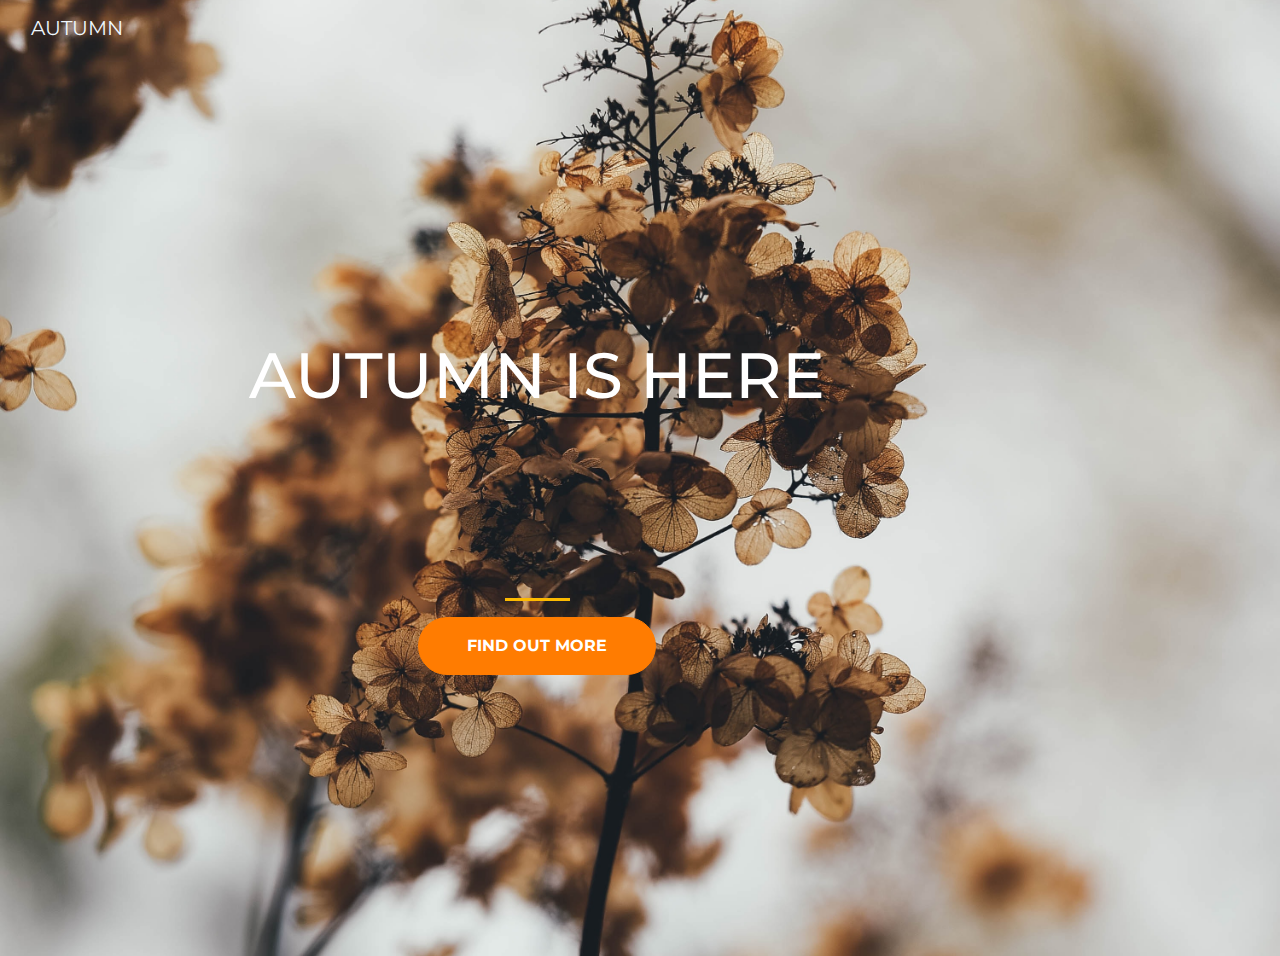
<file: index.html>
<!DOCTYPE html>
<html>
  <head>
    <title>Startup</title>
    <!-- Required meta tags -->
    <meta charset="utf-8">
    <meta name="viewport" content="width=device-width, initial-scale=1">

    <!-- Google Fonts -->
    <link
      href="https://fonts.googleapis.com/css?family=Montserrat"
      rel="stylesheet"
    />
    <link href="https://fonts.googleapis.com/css2?family=Birthstone&display=swap" rel="stylesheet">
    <!-- Bootstrap CSS from a CDN. This way you don't have to include the bootstrap file yourself -->
    <link rel="stylesheet" href="https://stackpath.bootstrapcdn.com/bootstrap/4.3.1/css/bootstrap.min.css" integrity="sha384-ggOyR0iXCbMQv3Xipma34MD+dH/1fQ784/j6cY/iJTQUOhcWr7x9JvoRxT2MZw1T" crossorigin="anonymous">
    

    <!-- Your own stylesheet -->
    <link rel="stylesheet" type="text/css" href="style.css" />
  </head>
  <body>
    <nav class="navbar navbar-expand-lg">
      <div class="container-fluid">
        <a class="navbar-brand hcolor" href="autumn.html">AUTUMN</a>
        
        <div class="collapse navbar-collapse" id="navbarNav">
          <ul class="navbar-nav">
            
                      
          </ul>
        </div>
      </div>
    </nav>
    <div class="container d-flex align-items-center h-100">

      <div class="row">
        <header class="text-center col-12">
          <h1 class="text-uppercase col-12"><strong></strong>Autumn is here</strong></h1>
        </header>
        <div class="buffer col-12"></div>
        <section class="text-center col-12 ">
          <hr>
         <a href="https://mailchi.mp/d31015f0856a/startup">
          <button class="btn btn-primary btn-xl">Find out more</button>
          </a> 
        </section>
      </div>
    </div>
  </body>
</html>
</file>
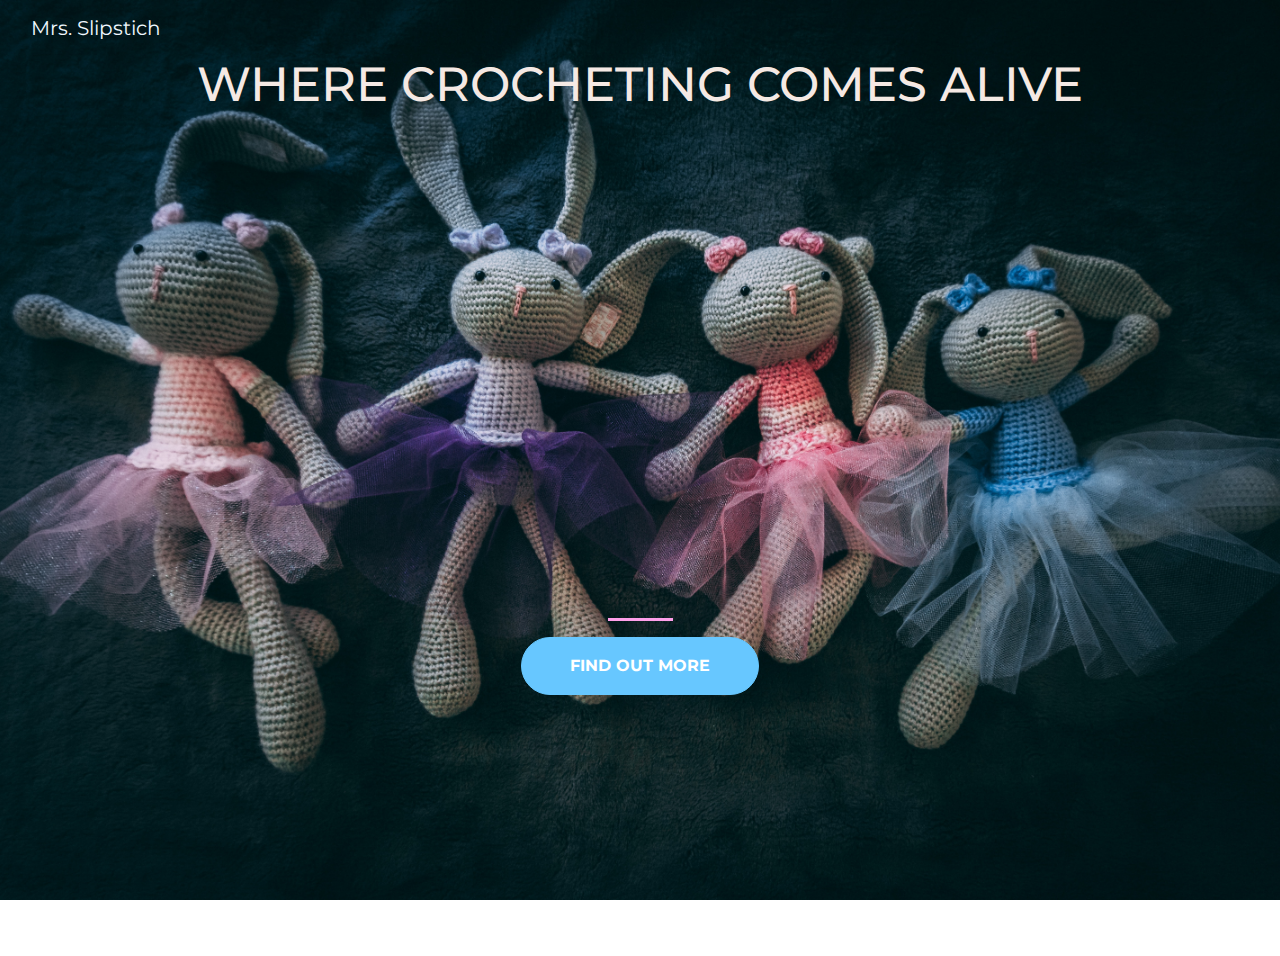
<file: startup page/index.html>
<!DOCTYPE html>
<html>
  <head>
    <title>Startup</title>
    <!-- Required meta tags -->
    <meta charset="utf-8">
    <meta name="viewport" content="width=device-width, initial-scale=1">

    <!-- Google Fonts -->
    <link
      href="https://fonts.googleapis.com/css?family=Montserrat"
      rel="stylesheet"
    />
    <link href="https://fonts.googleapis.com/css2?family=Birthstone&display=swap" rel="stylesheet">
    <!-- Bootstrap CSS from a CDN. This way you don't have to include the bootstrap file yourself -->
    <link rel="stylesheet" href="https://stackpath.bootstrapcdn.com/bootstrap/4.3.1/css/bootstrap.min.css" integrity="sha384-ggOyR0iXCbMQv3Xipma34MD+dH/1fQ784/j6cY/iJTQUOhcWr7x9JvoRxT2MZw1T" crossorigin="anonymous">
    

    <!-- Your own stylesheet -->
    <link rel="stylesheet" type="text/css" href="style.css" />
  </head>
  <body>
    <nav class="navbar navbar-expand-lg">
      <div class="container-fluid">
        <a class="navbar-brand" href="#">Mrs. Slipstich</a>
        
        <div class="collapse navbar-collapse" id="navbarNav">
          <ul class="navbar-nav">
            
                      
          </ul>
        </div>
      </div>
    </nav>
    <div class="container d-flex align-items-start h-100">

      <div class="row">
        <header class="text-center col-12">
          <h1 class="text-uppercase col-12"><strong></strong>Where crocheting comes alive </strong></h1>
        </header>
        <div class="buffer col-12"></div>
        <section class="text-center col-12 ">
          <hr>
         <a href="https://mailchi.mp/d31015f0856a/startup">
          <button class="btn btn-primary btn-xl">Find out more</button>
          </a> 
        </section>
      </div>
    </div>
  </body>
</html>
</file>
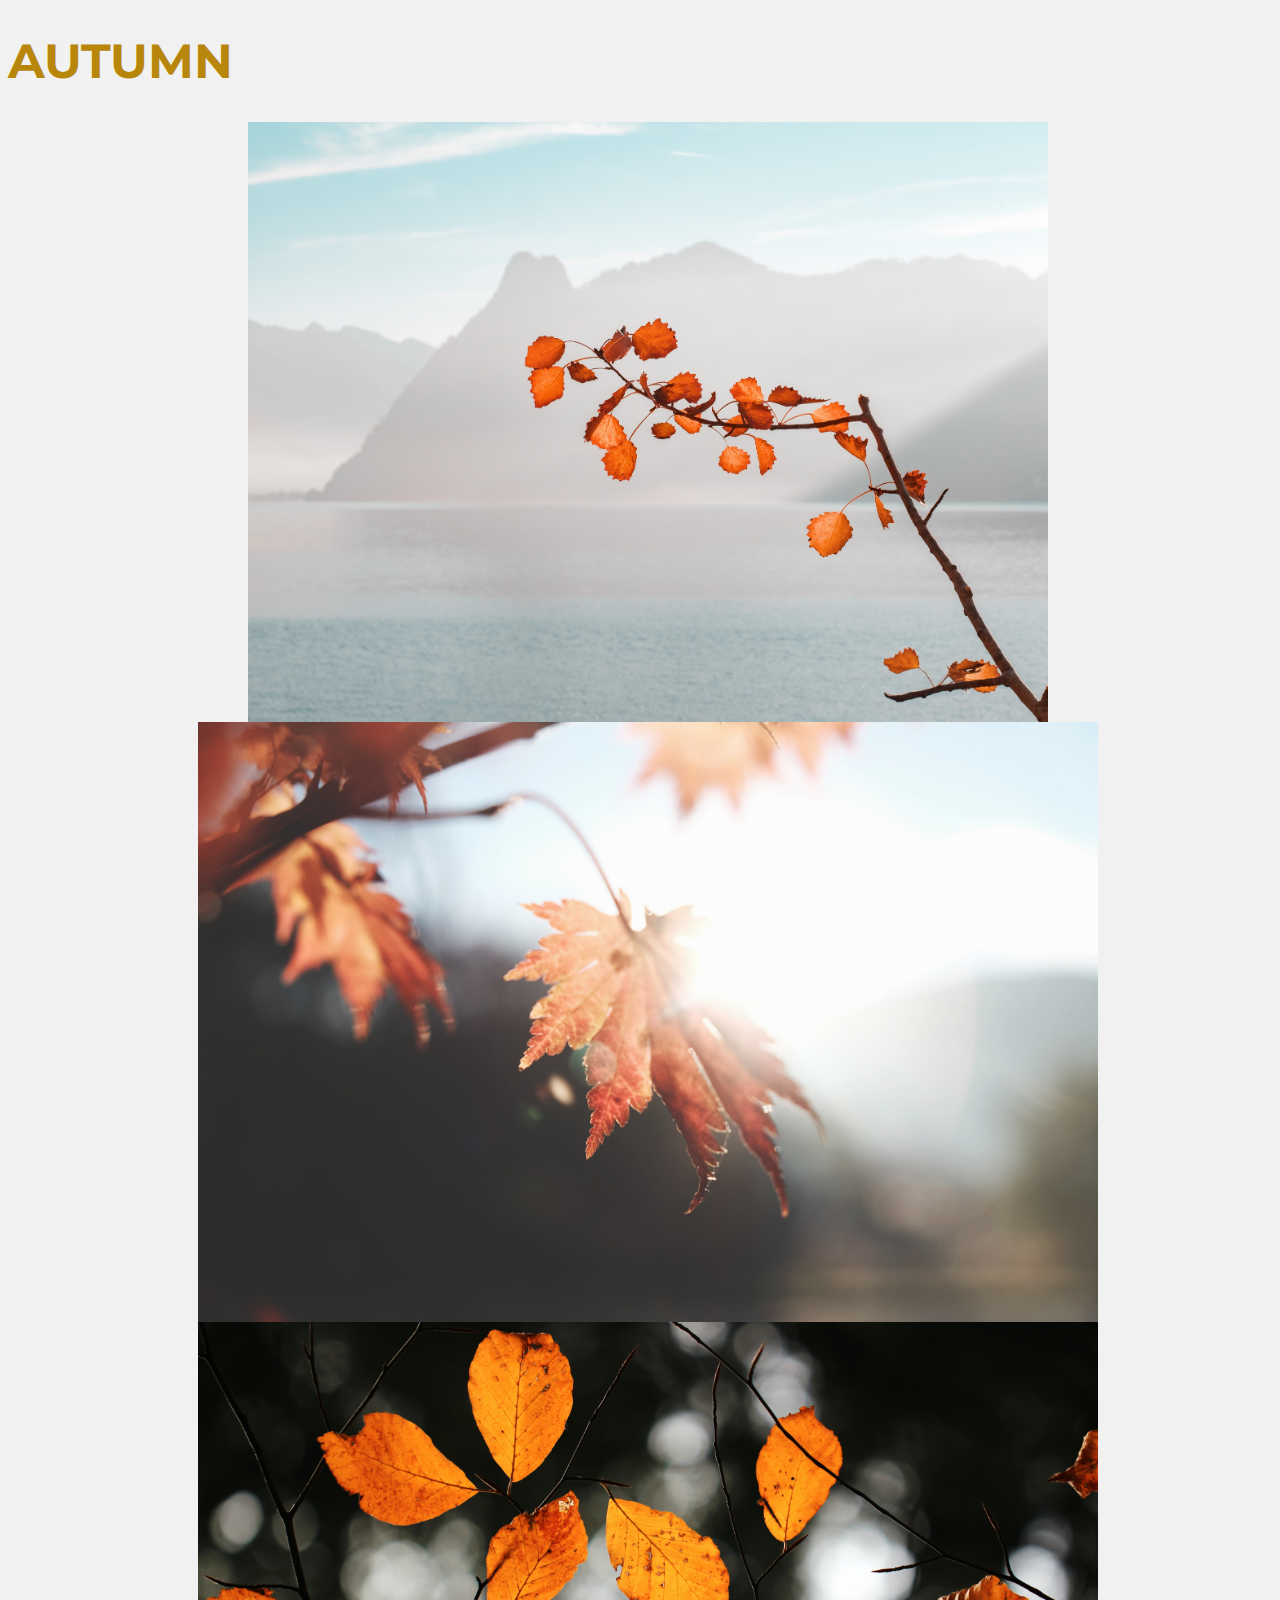
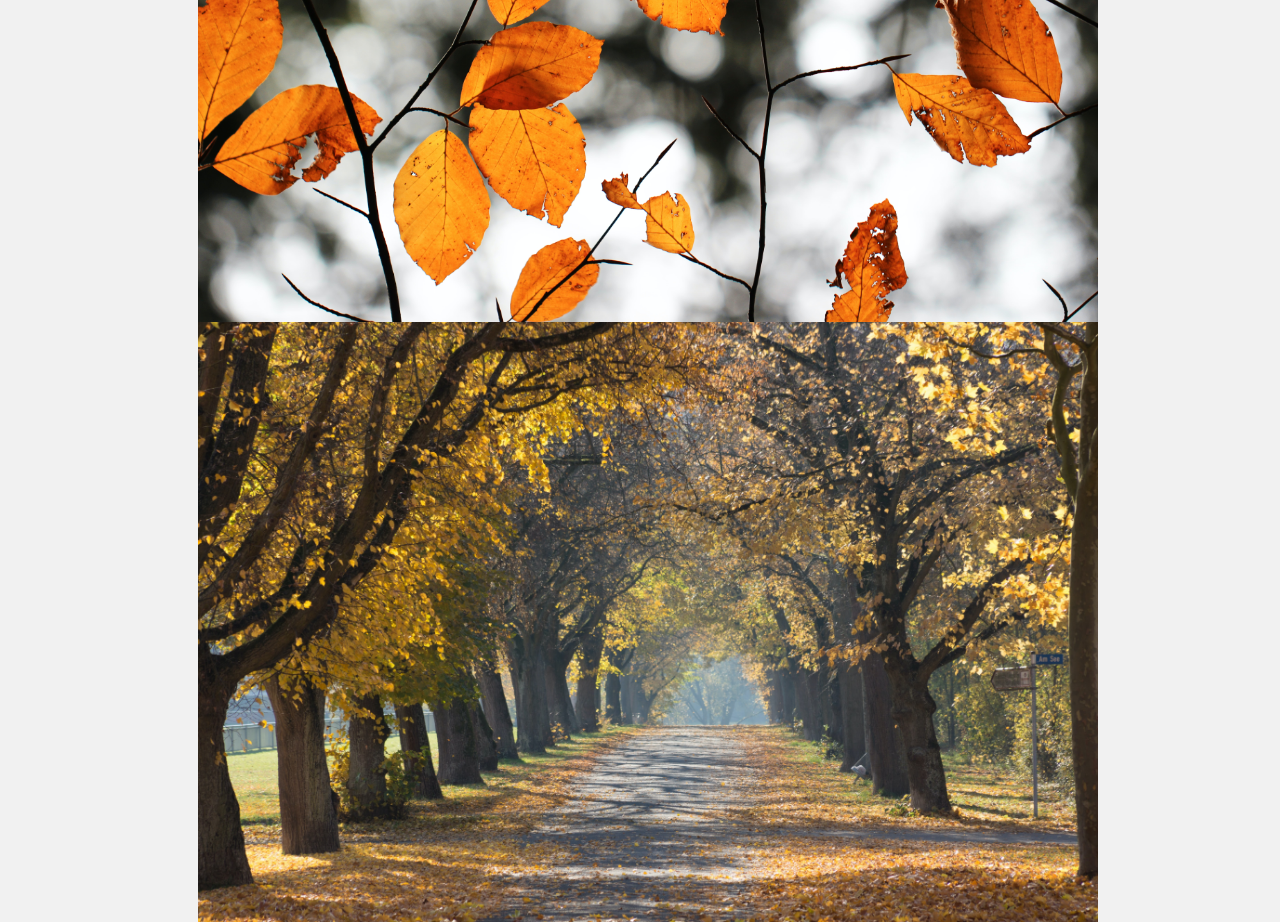
<file: autumn.html>
<!DOCTYPE html>
<html lang="en">
  <head>
    <meta charset="UTF-8" />
    <meta http-equiv="X-UA-Compatible" content="IE=edge" />
    <meta name="viewport" content="width=device-width, initial-scale=1.0" />
    <link
      href="https://fonts.googleapis.com/css?family=Montserrat"
      rel="stylesheet"
    />
    <link rel="stylesheet" type="text/css" href="style2.css" />
    <title>Autumn</title>
  </head>
  <body>
    <h1>AUTUMN</h1>
    <div class="container">
      <img src="autumn1.jpg" />
      <img src="autumn2.jpg" />
      <img src="autumn3.jpg" />
      <img src="autumn4.jpg" />
    </div>
  </body>
</html>
</file>
<file: style.css>
body,
html {
  width: 100%;
  height: 100%;
  font-family: "Montserrat", sans-serif;
  background: url(header4.jpg) no-repeat center center fixed;
  -webkit-background-size: cover;
  -moz-background-size: cover;
  -o-background-size: cover;
  background-size: cover;
}

h1 {
  font-size: 4rem;
  color: rgb(255, 255, 255);
}

hr {
  max-width: 65px;
  border-color: rgb(253, 186, 1);
  border-width: 3px;
}

.btn {
  font-weight: 700;
  border-radius: 300px;
  text-transform: uppercase;
}

.btn-primary {
  background-color: rgb(255, 124, 1);
  border-color: rgb(255, 124, 1);;
}
.btn-primary:hover {
  background-color: rgb(99, 162, 192);
  border-color: rgb(99, 162, 192);
  border-width: 4px;
}

.btn-xl {
  padding: 1rem 3rem;
}

.buffer {
  height: 10rem;
}
.navbar-brand {
  color: aliceblue;
}

.navbar-brand:hover{
  color: rgb(207, 79, 19);
}
</file>
<file: startup page/style.css>
body,
html {
  width: 100%;
  height: 100%;
  font-family: "Montserrat", sans-serif;
  background: url(header.jpg) no-repeat center center fixed;
  -webkit-background-size: cover;
  -moz-background-size: cover;
  -o-background-size: cover;
  background-size: cover;
}

h1 {
  font-size: 3rem;
  color: rgb(245, 233, 228);
}

hr {
  max-width: 65px;
  border-color: rgb(255, 160, 234);
  border-width: 3px;
}

.btn {
  font-weight: 700;
  border-radius: 300px;
  text-transform: uppercase;
}

.btn-primary {
  background-color: rgb(103, 199, 255);
  border-color: rgb(103, 199, 255);
}
.btn-primary:hover {
  background-color: rgb(99, 162, 192);
  border-color: rgb(99, 162, 192);
  border-width: 4px;
}

.btn-xl {
  padding: 1rem 3rem;
}

.buffer {
  height: 30rem;
}
.navbar-brand{
  color: aliceblue;
}
</file>
<file: style2.css>
body,
html {
  width: 100%;
  height: 100%;
  font-family: "Montserrat", sans-serif;
  background-color: rgb(241, 241, 241);
  -webkit-background-size: cover;
  -moz-background-size: cover;
  -o-background-size: cover;
  background-size: cover;
}


h1{
font-size: 3em;
color: darkgoldenrod;

}
.container{
    display: flex;
    flex-wrap: wrap;
    justify-content: center;

}
img{
    height: 600px;
}
</file>
